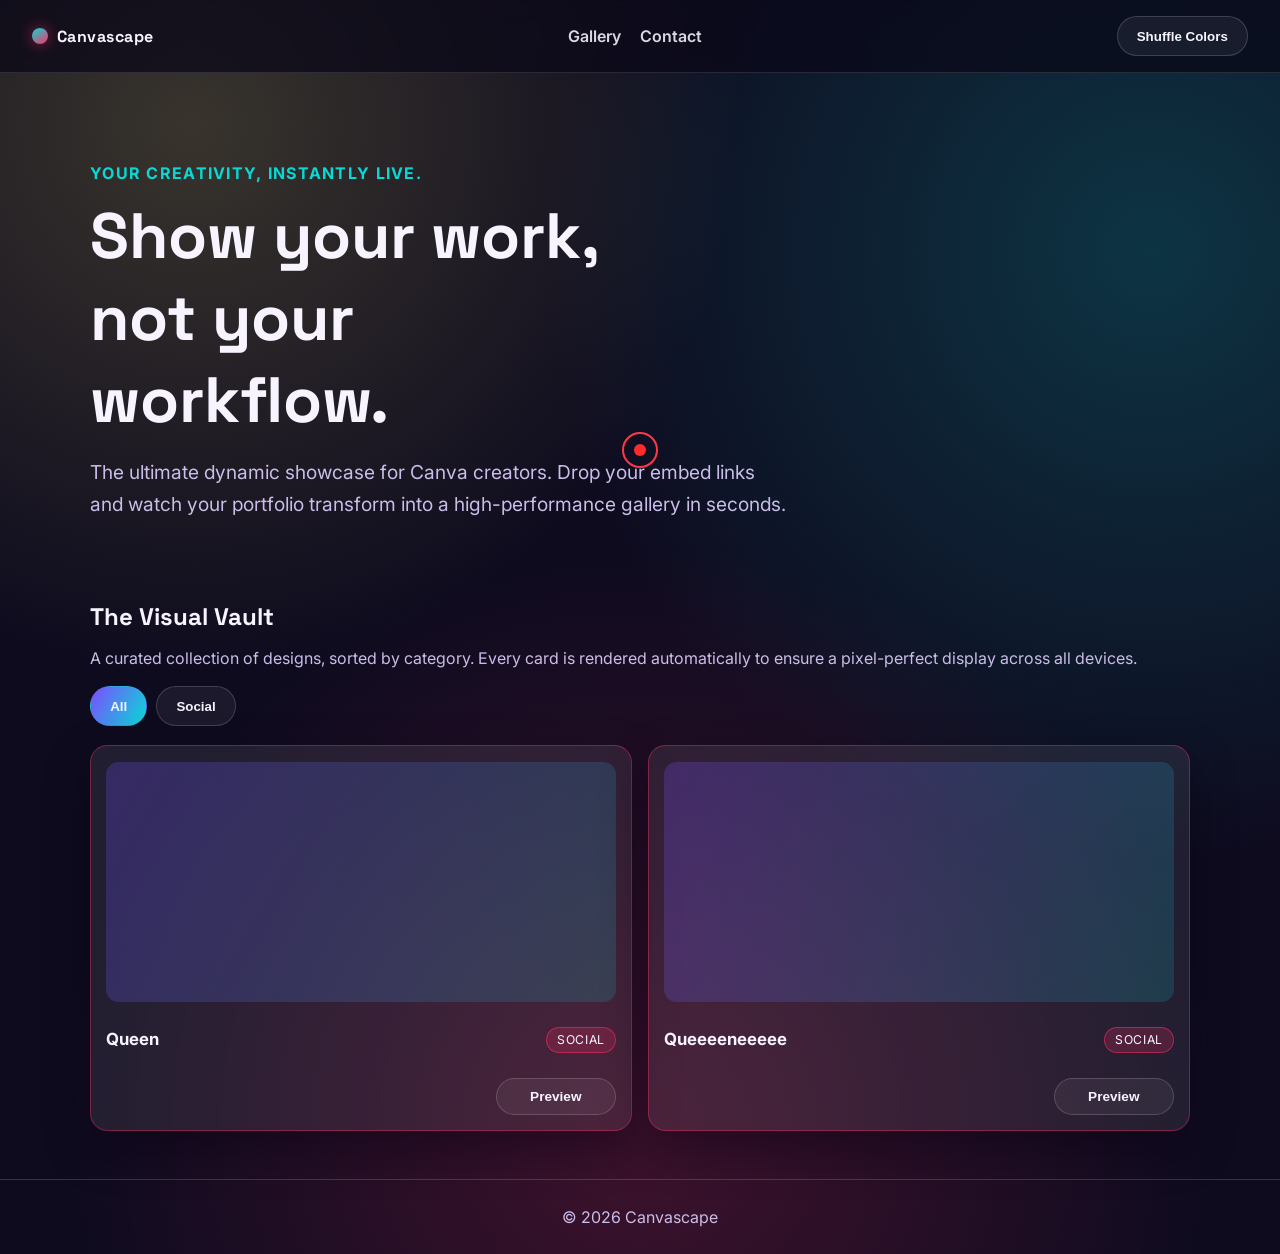
<file: index.html>
<!DOCTYPE html>
<html lang="en">
  <head>
    <meta charset="UTF-8" />
    <meta name="viewport" content="width=device-width, initial-scale=1.0" />
    <title>Canvascape — Canva Design Showcase</title>
    <meta
      name="description"
      content="A bold, colorful, responsive showcase site for Canva designs with dynamic embeds."
    />
    <link rel="preconnect" href="https://fonts.googleapis.com" />
    <link rel="preconnect" href="https://fonts.gstatic.com" crossorigin />
    <link
      href="https://fonts.googleapis.com/css2?family=Inter:wght@400;600;700;800&family=Space+Grotesk:wght@600;700&display=swap"
      rel="stylesheet"
    />
    <link rel="stylesheet" href="styles.css" />
  </head>
  <body>
    <div class="cursor-dot" aria-hidden="true"></div>
    <div class="cursor-ring" aria-hidden="true"></div>

    <header class="topbar">
      <a class="logo" href="#home" aria-label="Canvascape home">
        <span class="logo-mark"></span>
        Canvascape
      </a>
      <nav class="topnav" aria-label="Primary navigation">
        <a href="#gallery">Gallery</a>
        <a href="contact.html">Contact</a>
      </nav>
      <button id="shuffleBtn" class="ghost-btn" type="button">Shuffle Colors</button>
    </header>

    <main id="home">
      <section class="hero">
        <p class="eyebrow">YOUR CREATIVITY, INSTANTLY LIVE.</p>
        <h1>Show your work, not your workflow.</h1>
        <p class="hero-copy">
          The ultimate dynamic showcase for Canva creators. Drop your embed links and watch your portfolio
          transform into a high-performance gallery in seconds.
        </p>
      </section>

      <section id="gallery" class="gallery-section">
        <div class="section-heading">
          <h2>The Visual Vault</h2>
          <p>
            A curated collection of designs, sorted by category. Every card is rendered automatically to ensure
            a pixel-perfect display across all devices.
          </p>
        </div>

        <div class="filters" role="toolbar" aria-label="Filter designs by category"></div>

        <div id="designGrid" class="design-grid" aria-live="polite"></div>
      </section>

    </main>

    <footer id="contact" class="footer">
      <p>© <span id="year"></span> Canvascape</p>
    </footer>

    <script src="script.js" defer></script>
  </body>
</html>
</file>
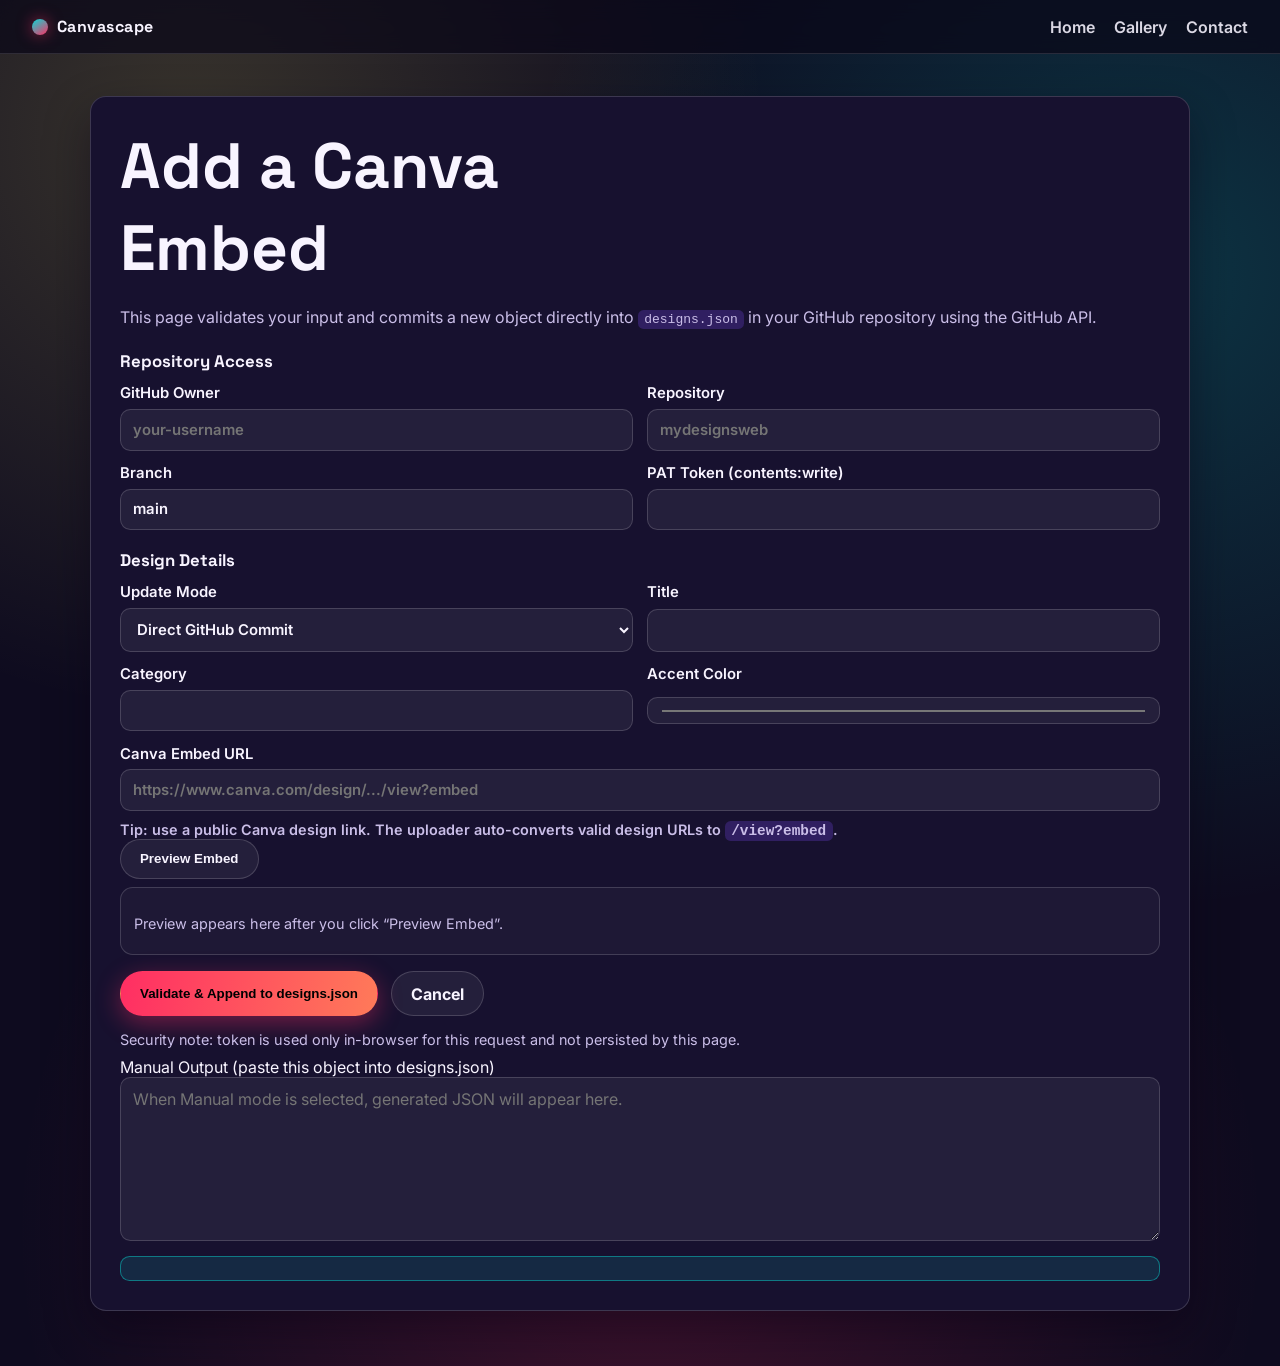
<file: add-design.html>
<!DOCTYPE html>
<html lang="en">
  <head>
    <meta charset="UTF-8" />
    <meta name="viewport" content="width=device-width, initial-scale=1.0" />
    <title>Add Canva Design — Canvascape</title>
    <meta
      name="description"
      content="Validated Canva embed uploader that appends design data into designs.json in your GitHub repository."
    />
    <link rel="preconnect" href="https://fonts.googleapis.com" />
    <link rel="preconnect" href="https://fonts.gstatic.com" crossorigin />
    <link
      href="https://fonts.googleapis.com/css2?family=Inter:wght@400;600;700;800&family=Space+Grotesk:wght@600;700&display=swap"
      rel="stylesheet"
    />
    <link rel="stylesheet" href="styles.css" />
  </head>
  <body>
    <header class="topbar">
      <a class="logo" href="index.html" aria-label="Canvascape home">
        <span class="logo-mark"></span>
        Canvascape
      </a>
      <nav class="topnav" aria-label="Primary navigation">
        <a href="index.html">Home</a>
        <a href="index.html#gallery">Gallery</a>
        <a href="contact.html">Contact</a>
      </nav>
    </header>

    <main class="admin-wrap">
      <section class="admin-panel">
        <h1>Add a Canva Embed</h1>
        <p>
          This page validates your input and commits a new object directly into
          <code>designs.json</code> in your GitHub repository using the GitHub API.
        </p>

        <form id="designForm" novalidate>
          <h2>Repository Access</h2>
          <div class="form-grid">
            <label>
              GitHub Owner
              <input name="owner" placeholder="your-username" required />
            </label>
            <label>
              Repository
              <input name="repo" placeholder="mydesignsweb" required />
            </label>
            <label>
              Branch
              <input name="branch" value="main" required />
            </label>
            <label>
              PAT Token (contents:write)
              <input name="token" type="password" required autocomplete="off" />
            </label>
          </div>

          <h2>Design Details</h2>
          <div class="form-grid">
            <label>
              Update Mode
              <select name="mode" id="mode">
                <option value="github" selected>Direct GitHub Commit</option>
                <option value="manual">Manual (Copy JSON)</option>
              </select>
            </label>
            <label>
              Title
              <input name="title" maxlength="80" required />
            </label>
            <label>
              Category
              <input name="category" maxlength="40" required />
            </label>
            <label>
              Accent Color
              <input name="accent" type="color" value="#ff2e63" required />
            </label>
            <label class="span-2">
              Canva Embed URL
              <input
                name="embedUrl"
                type="url"
                placeholder="https://www.canva.com/design/.../view?embed"
                required
              />
              <small class="hint">
                Tip: use a public Canva design link. The uploader auto-converts valid design URLs to <code>/view?embed</code>.
              </small>
            </label>
          </div>

          <div class="hero-actions">
            <button class="ghost-btn" id="previewBtn" type="button">Preview Embed</button>
          </div>
          <section class="preview-panel" id="previewPanel" aria-live="polite">
            <p class="hint">Preview appears here after you click “Preview Embed”.</p>
          </section>

          <div class="hero-actions">
            <button class="cta" type="submit">Validate & Append to designs.json</button>
            <a class="ghost-btn" href="index.html">Cancel</a>
          </div>
          <p class="hint">
            Security note: token is used only in-browser for this request and not persisted by this page.
          </p>
          <label class="span-2">
            Manual Output (paste this object into designs.json)
            <textarea
              id="manualOutput"
              rows="7"
              readonly
              placeholder="When Manual mode is selected, generated JSON will appear here."
            ></textarea>
          </label>
          <p id="status" role="status" aria-live="polite" class="status"></p>
        </form>
      </section>
    </main>

    <script src="admin.js" defer></script>
  </body>
</html>
</file>
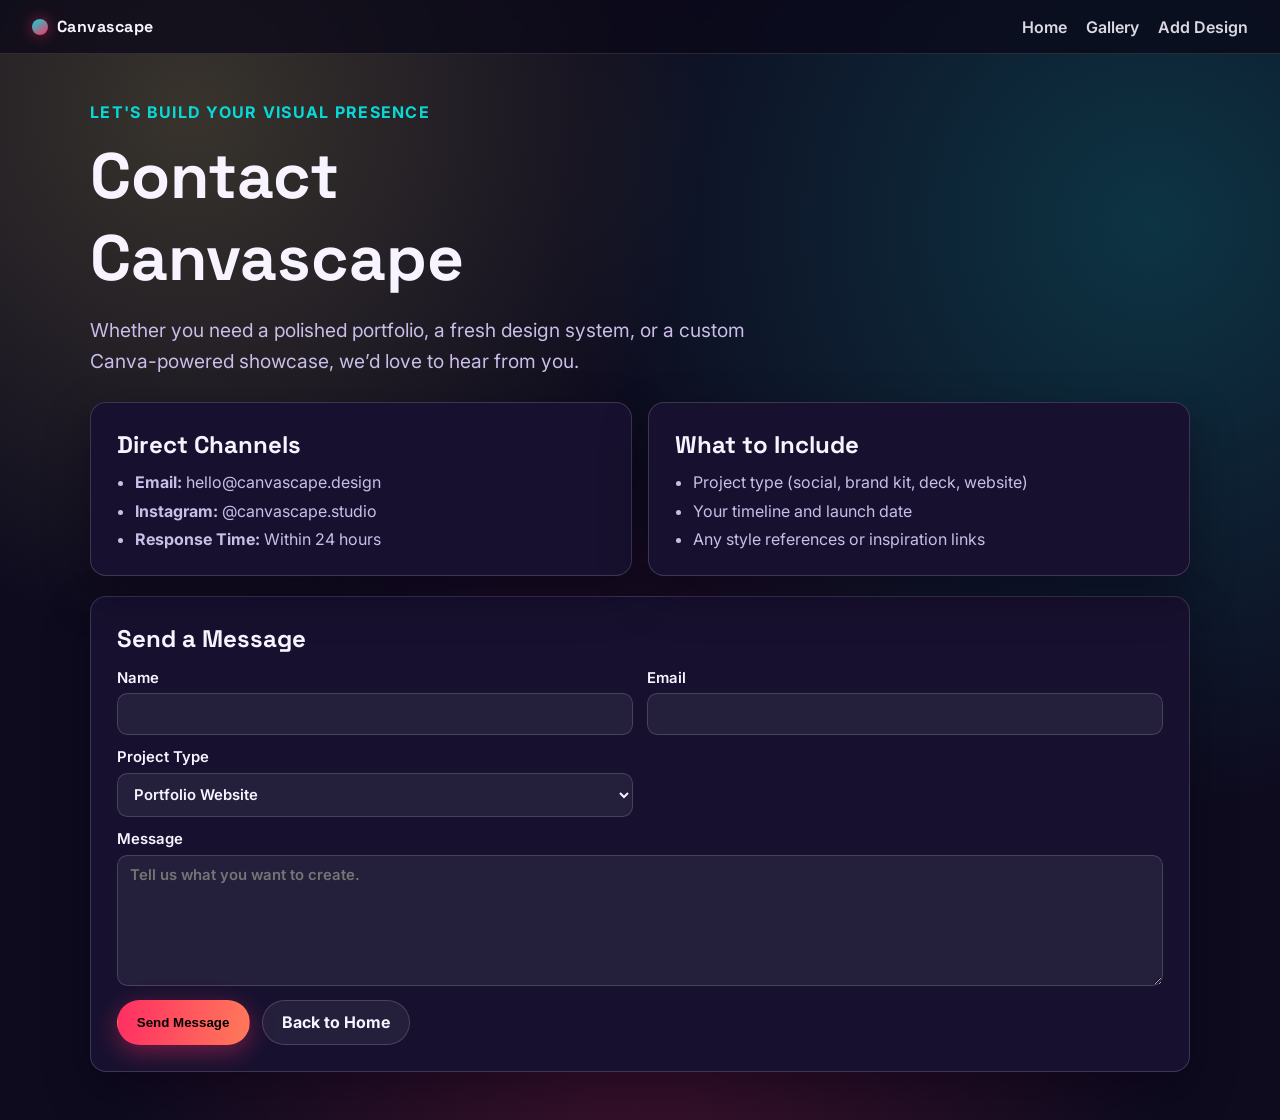
<file: contact.html>
<!DOCTYPE html>
<html lang="en">
  <head>
    <meta charset="UTF-8" />
    <meta name="viewport" content="width=device-width, initial-scale=1.0" />
    <title>Contact Canvascape</title>
    <meta
      name="description"
      content="Get in touch with Canvascape for collaborations, portfolio support, and design showcase inquiries."
    />
    <link rel="preconnect" href="https://fonts.googleapis.com" />
    <link rel="preconnect" href="https://fonts.gstatic.com" crossorigin />
    <link
      href="https://fonts.googleapis.com/css2?family=Inter:wght@400;600;700;800&family=Space+Grotesk:wght@600;700&display=swap"
      rel="stylesheet"
    />
    <link rel="stylesheet" href="styles.css" />
  </head>
  <body class="contact-page">
    <header class="topbar">
      <a class="logo" href="index.html" aria-label="Canvascape home">
        <span class="logo-mark"></span>
        Canvascape
      </a>
      <nav class="topnav" aria-label="Primary navigation">
        <a href="index.html">Home</a>
        <a href="index.html#gallery">Gallery</a>
        <a href="add-design.html">Add Design</a>
      </nav>
    </header>

    <main class="contact-main">
      <section class="contact-hero">
        <p class="eyebrow">LET'S BUILD YOUR VISUAL PRESENCE</p>
        <h1>Contact Canvascape</h1>
        <p class="hero-copy">
          Whether you need a polished portfolio, a fresh design system, or a custom Canva-powered showcase,
          we’d love to hear from you.
        </p>
      </section>

      <section class="contact-grid" aria-label="Contact options">
        <article class="contact-card">
          <h2>Direct Channels</h2>
          <ul>
            <li><strong>Email:</strong> <a href="mailto:hello@canvascape.design">hello@canvascape.design</a></li>
            <li><strong>Instagram:</strong> <a href="https://instagram.com" target="_blank" rel="noopener noreferrer">@canvascape.studio</a></li>
            <li><strong>Response Time:</strong> Within 24 hours</li>
          </ul>
        </article>

        <article class="contact-card">
          <h2>What to Include</h2>
          <ul>
            <li>Project type (social, brand kit, deck, website)</li>
            <li>Your timeline and launch date</li>
            <li>Any style references or inspiration links</li>
          </ul>
        </article>
      </section>

      <section class="contact-form-wrap" aria-label="Contact form">
        <h2>Send a Message</h2>
        <form class="contact-form" action="mailto:hello@canvascape.design" method="post" enctype="text/plain">
          <label>
            Name
            <input type="text" name="name" required />
          </label>
          <label>
            Email
            <input type="email" name="email" required />
          </label>
          <label>
            Project Type
            <select name="project_type">
              <option>Portfolio Website</option>
              <option>Canva Template Pack</option>
              <option>Social Media Kit</option>
              <option>Brand Identity</option>
            </select>
          </label>
          <label class="span-2">
            Message
            <textarea name="message" rows="6" placeholder="Tell us what you want to create." required></textarea>
          </label>
          <div class="contact-actions">
            <button class="cta" type="submit">Send Message</button>
            <a class="ghost-btn" href="index.html">Back to Home</a>
          </div>
        </form>
      </section>
    </main>
  </body>
</html>
</file>
<file: styles.css>
:root {
  --bg: #0e0b1f;
  --bg-alt: #17112f;
  --text: #f8f4ff;
  --muted: #cabee8;
  --card: rgba(255, 255, 255, 0.08);
  --border: rgba(255, 255, 255, 0.16);
  --shadow: 0 18px 45px rgba(8, 3, 20, 0.45);
  --accent-a: #ff2e63;
  --accent-b: #08d9d6;
  --accent-c: #f9ed69;
  --accent-d: #7c4dff;
}

* {
  box-sizing: border-box;
}

html,
body {
  margin: 0;
  min-height: 100%;
}

body {
  font-family: Inter, system-ui, -apple-system, Segoe UI, Roboto, Arial, sans-serif;
  color: var(--text);
  background:
    radial-gradient(circle at 15% 10%, rgba(249, 237, 105, 0.18), transparent 35%),
    radial-gradient(circle at 90% 20%, rgba(8, 217, 214, 0.2), transparent 40%),
    radial-gradient(circle at 50% 90%, rgba(255, 46, 99, 0.2), transparent 45%),
    var(--bg);
  cursor: none;
}

body.contact-page {
  cursor: auto;
}

a {
  color: inherit;
  text-decoration: none;
}

.topbar {
  position: sticky;
  top: 0;
  z-index: 30;
  padding: 1rem clamp(1rem, 2.5vw, 2rem);
  background: rgba(11, 8, 24, 0.72);
  backdrop-filter: blur(10px);
  border-bottom: 1px solid rgba(255, 255, 255, 0.12);
  display: flex;
  align-items: center;
  justify-content: space-between;
  gap: 1rem;
}

.logo {
  display: inline-flex;
  align-items: center;
  font-family: 'Space Grotesk', sans-serif;
  font-weight: 700;
  letter-spacing: 0.03em;
}

.logo-mark {
  width: 1rem;
  height: 1rem;
  margin-right: 0.55rem;
  border-radius: 50%;
  background: linear-gradient(145deg, var(--accent-b), var(--accent-a));
  box-shadow: 0 0 0.9rem rgba(255, 46, 99, 0.55);
}

.topnav {
  display: flex;
  gap: clamp(0.5rem, 2vw, 1.2rem);
  flex-wrap: wrap;
}

.topnav a {
  opacity: 0.88;
  font-weight: 600;
}

.topnav a:hover {
  opacity: 1;
  color: var(--accent-c);
}

main {
  width: min(1100px, 92vw);
  margin: 0 auto;
}

.hero {
  padding: clamp(2rem, 7vw, 6rem) 0 2rem;
}

.eyebrow {
  text-transform: uppercase;
  letter-spacing: 0.08em;
  color: var(--accent-b);
  font-weight: 700;
  margin: 0 0 0.8rem;
}

h1,
h2 {
  font-family: 'Space Grotesk', Inter, sans-serif;
  margin: 0;
}

h1 {
  font-size: clamp(2rem, 5vw, 4rem);
  max-width: 13ch;
}

.hero-copy {
  max-width: 58ch;
  color: var(--muted);
  font-size: clamp(1rem, 1.8vw, 1.2rem);
  line-height: 1.65;
  margin: 1rem 0 1.5rem;
}

.hero-note {
  margin: -0.6rem 0 1.2rem;
  color: var(--muted);
  font-size: 0.95rem;
}

.hero-actions {
  display: flex;
  gap: 0.8rem;
  flex-wrap: wrap;
}

.cta,
.ghost-btn,
.filter-btn {
  border-radius: 999px;
  border: 1px solid transparent;
  font-weight: 700;
  padding: 0.72rem 1.2rem;
  transition: transform 150ms ease, box-shadow 150ms ease, background 150ms ease;
}

.ghost-btn:disabled {
  opacity: 0.45;
  cursor: not-allowed;
  transform: none;
}

.cta {
  background: linear-gradient(100deg, var(--accent-a), #ff7a59);
  box-shadow: 0 7px 24px rgba(255, 46, 99, 0.4);
}

.cta:hover,
.ghost-btn:hover,
.filter-btn:hover {
  transform: translateY(-2px);
}

.ghost-btn,
.filter-btn {
  background: rgba(255, 255, 255, 0.06);
  border-color: var(--border);
  color: var(--text);
}

.gallery-section {
  padding: 1.5rem 0 3rem;
}

.section-heading p {
  color: var(--muted);
}

code {
  background: rgba(124, 77, 255, 0.24);
  padding: 0.12rem 0.4rem;
  border-radius: 0.35rem;
}

.filters {
  display: flex;
  flex-wrap: wrap;
  gap: 0.55rem;
  margin: 1.15rem 0 1.2rem;
}

.filter-btn.active {
  background: linear-gradient(120deg, var(--accent-d), var(--accent-b));
  border-color: transparent;
}

.design-grid {
  display: grid;
  grid-template-columns: repeat(auto-fit, minmax(260px, 1fr));
  gap: 1rem;
}

.design-card {
  background: var(--card);
  border: 1px solid var(--border);
  border-radius: 1.1rem;
  padding: 0.95rem;
  box-shadow: var(--shadow);
  display: grid;
  gap: 0.8rem;
  grid-template-rows: auto auto auto;
  align-content: start;
}

.design-embed {
  width: 100%;
  min-height: 240px;
  border: none;
  border-radius: 0.8rem;
  background: linear-gradient(120deg, rgba(124, 77, 255, 0.25), rgba(8, 217, 214, 0.16));
}

.design-placeholder {
  min-height: 240px;
  border-radius: 0.8rem;
  padding: 1rem;
  background: linear-gradient(135deg, rgba(255, 46, 99, 0.24), rgba(8, 217, 214, 0.15));
  border: 1px dashed rgba(255, 255, 255, 0.45);
  color: #fff;
}

.design-meta {
  display: flex;
  align-items: center;
  justify-content: space-between;
  gap: 0.7rem;
  min-height: 3.2rem;
}

.design-meta h3 {
  margin: 0;
  line-height: 1.25;
  font-size: 1.05rem;
  display: -webkit-box;
  -webkit-line-clamp: 2;
  -webkit-box-orient: vertical;
  overflow: hidden;
}

.card-actions {
  display: flex;
  justify-content: flex-end;
}

.preview-btn {
  padding: 0.6rem 1rem;
  font-size: 0.85rem;
  min-width: 120px;
  text-align: center;
}

.empty-state {
  border: 1px dashed var(--border);
  border-radius: 1rem;
  padding: 1.2rem;
  color: var(--muted);
  background: rgba(255, 255, 255, 0.04);
}

.empty-state strong {
  display: block;
  color: var(--text);
  margin-bottom: 0.35rem;
}

.tag {
  font-size: 0.76rem;
  border-radius: 999px;
  padding: 0.3rem 0.6rem;
  background: rgba(255, 255, 255, 0.13);
  text-transform: uppercase;
  letter-spacing: 0.06em;
}

.workflow {
  margin: 0 0 4rem;
  background: var(--bg-alt);
  border: 1px solid var(--border);
  border-radius: 1rem;
  padding: 1rem 1.2rem;
}

.workflow ol {
  margin: 0.7rem 0 0;
  padding-inline-start: 1.15rem;
  color: var(--muted);
}

.feature-list {
  margin: 0.7rem 0 0;
  padding-inline-start: 1.15rem;
  color: var(--muted);
  display: grid;
  gap: 0.55rem;
}

.admin-wrap {
  padding: clamp(1.4rem, 4vw, 2.6rem) 0 3.5rem;
}

.admin-panel {
  background: var(--bg-alt);
  border: 1px solid var(--border);
  border-radius: 1rem;
  box-shadow: var(--shadow);
  padding: clamp(1rem, 2.8vw, 1.8rem);
}

.admin-panel > p {
  color: var(--muted);
  line-height: 1.6;
}

.admin-panel h2 {
  margin: 1.2rem 0 0.75rem;
  font-size: 1.05rem;
}

.form-grid {
  display: grid;
  grid-template-columns: repeat(2, minmax(0, 1fr));
  gap: 0.85rem;
}

.form-grid label,
.admin-panel > label {
  display: grid;
  gap: 0.4rem;
  font-weight: 600;
  font-size: 0.93rem;
}

.span-2 {
  grid-column: 1 / -1;
}

.admin-panel input,
.admin-panel select,
.admin-panel textarea {
  width: 100%;
  border: 1px solid var(--border);
  border-radius: 0.65rem;
  background: rgba(255, 255, 255, 0.06);
  color: var(--text);
  padding: 0.68rem 0.75rem;
  font: inherit;
}

.admin-panel input:disabled,
.admin-panel select:disabled {
  opacity: 0.55;
  cursor: not-allowed;
}

.admin-panel input:focus,
.admin-panel select:focus,
.admin-panel textarea:focus {
  outline: 2px solid color-mix(in srgb, var(--accent-b) 70%, white);
  outline-offset: 1px;
}

.admin-panel textarea {
  resize: vertical;
  min-height: 130px;
}

.admin-panel .hint {
  color: var(--muted);
  font-size: 0.9rem;
  margin: 0.9rem 0 0.6rem;
}

.admin-panel small.hint {
  margin: 0.2rem 0 0;
}

.preview-panel {
  margin: 0.5rem 0 1rem;
  padding: 0.8rem;
  border: 1px solid var(--border);
  border-radius: 0.8rem;
  background: rgba(255, 255, 255, 0.03);
}

.preview-panel .design-embed {
  min-height: 320px;
}

.status {
  margin: 0.7rem 0 0;
  padding: 0.72rem 0.8rem;
  border-radius: 0.6rem;
  border: 1px solid rgba(8, 217, 214, 0.45);
  background: rgba(8, 217, 214, 0.12);
}

.status.error {
  border-color: rgba(255, 46, 99, 0.45);
  background: rgba(255, 46, 99, 0.12);
}

.contact-main {
  padding: clamp(1.5rem, 4vw, 3rem) 0 3rem;
}

.contact-hero {
  margin-bottom: 1.5rem;
}

.contact-grid {
  display: grid;
  grid-template-columns: repeat(2, minmax(0, 1fr));
  gap: 1rem;
  margin-bottom: 1.25rem;
}

.contact-card,
.contact-form-wrap {
  background: var(--bg-alt);
  border: 1px solid var(--border);
  border-radius: 1rem;
  box-shadow: var(--shadow);
  padding: clamp(1rem, 2.7vw, 1.6rem);
}

.contact-card ul {
  margin: 0.75rem 0 0;
  padding-inline-start: 1.15rem;
  color: var(--muted);
  display: grid;
  gap: 0.55rem;
}

.contact-form-wrap h2 {
  margin-bottom: 0.95rem;
}

.contact-form {
  display: grid;
  grid-template-columns: repeat(2, minmax(0, 1fr));
  gap: 0.85rem;
}

.contact-form label {
  display: grid;
  gap: 0.4rem;
  font-weight: 600;
  font-size: 0.93rem;
}

.contact-form input,
.contact-form select,
.contact-form textarea {
  width: 100%;
  border: 1px solid var(--border);
  border-radius: 0.65rem;
  background: rgba(255, 255, 255, 0.06);
  color: var(--text);
  padding: 0.68rem 0.75rem;
  font: inherit;
}

.contact-form input:focus,
.contact-form select:focus,
.contact-form textarea:focus {
  outline: 2px solid color-mix(in srgb, var(--accent-b) 70%, white);
  outline-offset: 1px;
}

.contact-form textarea {
  resize: vertical;
  min-height: 130px;
}

.contact-actions {
  grid-column: 1 / -1;
  display: flex;
  gap: 0.75rem;
  flex-wrap: wrap;
}

.preview-modal {
  position: fixed;
  inset: 0;
  background: rgba(3, 2, 12, 0.68);
  backdrop-filter: blur(4px);
  display: none;
  align-items: center;
  justify-content: center;
  padding: 1rem;
  z-index: 2000;
}

.preview-modal.open {
  display: flex;
}

.preview-modal-inner {
  width: min(900px, 96vw);
  max-height: 92vh;
  overflow: auto;
  background: #120c28;
  border: 1px solid var(--border);
  border-radius: 1rem;
  padding: 1rem;
  display: grid;
  gap: 0.8rem;
}

.preview-modal-head {
  display: flex;
  justify-content: space-between;
  align-items: center;
  gap: 0.8rem;
}

.preview-modal .design-embed {
  min-height: 540px;
}

.preview-open-link {
  justify-self: end;
}

.footer {
  border-top: 1px solid var(--border);
  text-align: center;
  color: var(--muted);
  padding: 1.2rem;
}

.footer h2 {
  margin-bottom: 0.6rem;
}

.footer p {
  max-width: 62ch;
  margin: 0.5rem auto;
}

.cursor-dot,
.cursor-ring {
  position: fixed;
  top: 0;
  left: 0;
  transform: translate(-50%, -50%);
  pointer-events: none;
  z-index: 999;
  will-change: transform, opacity;
  transition: opacity 0.15s ease;
}

.cursor-dot {
  width: 12px;
  height: 12px;
  background: #ff2a2a;
  border-radius: 50%;
}

.cursor-ring {
  width: 36px;
  height: 36px;
  border: 2px solid #ff2a2a;
  border-radius: 50%;
  mix-blend-mode: screen;
}

body.use-native-cursor,
body.use-native-cursor * {
  cursor: auto !important;
}

@media (max-width: 720px) {
  body {
    cursor: auto;
  }

  .cursor-dot,
  .cursor-ring {
    display: none;
  }

  .topbar {
    position: static;
  }

  .form-grid {
    grid-template-columns: 1fr;
  }

  .contact-grid,
  .contact-form {
    grid-template-columns: 1fr;
  }
}

@media (prefers-reduced-motion: reduce) {
  *,
  *::before,
  *::after {
    animation-duration: 0.01ms !important;
    animation-iteration-count: 1 !important;
    transition-duration: 0.01ms !important;
    scroll-behavior: auto !important;
  }
}
</file>
